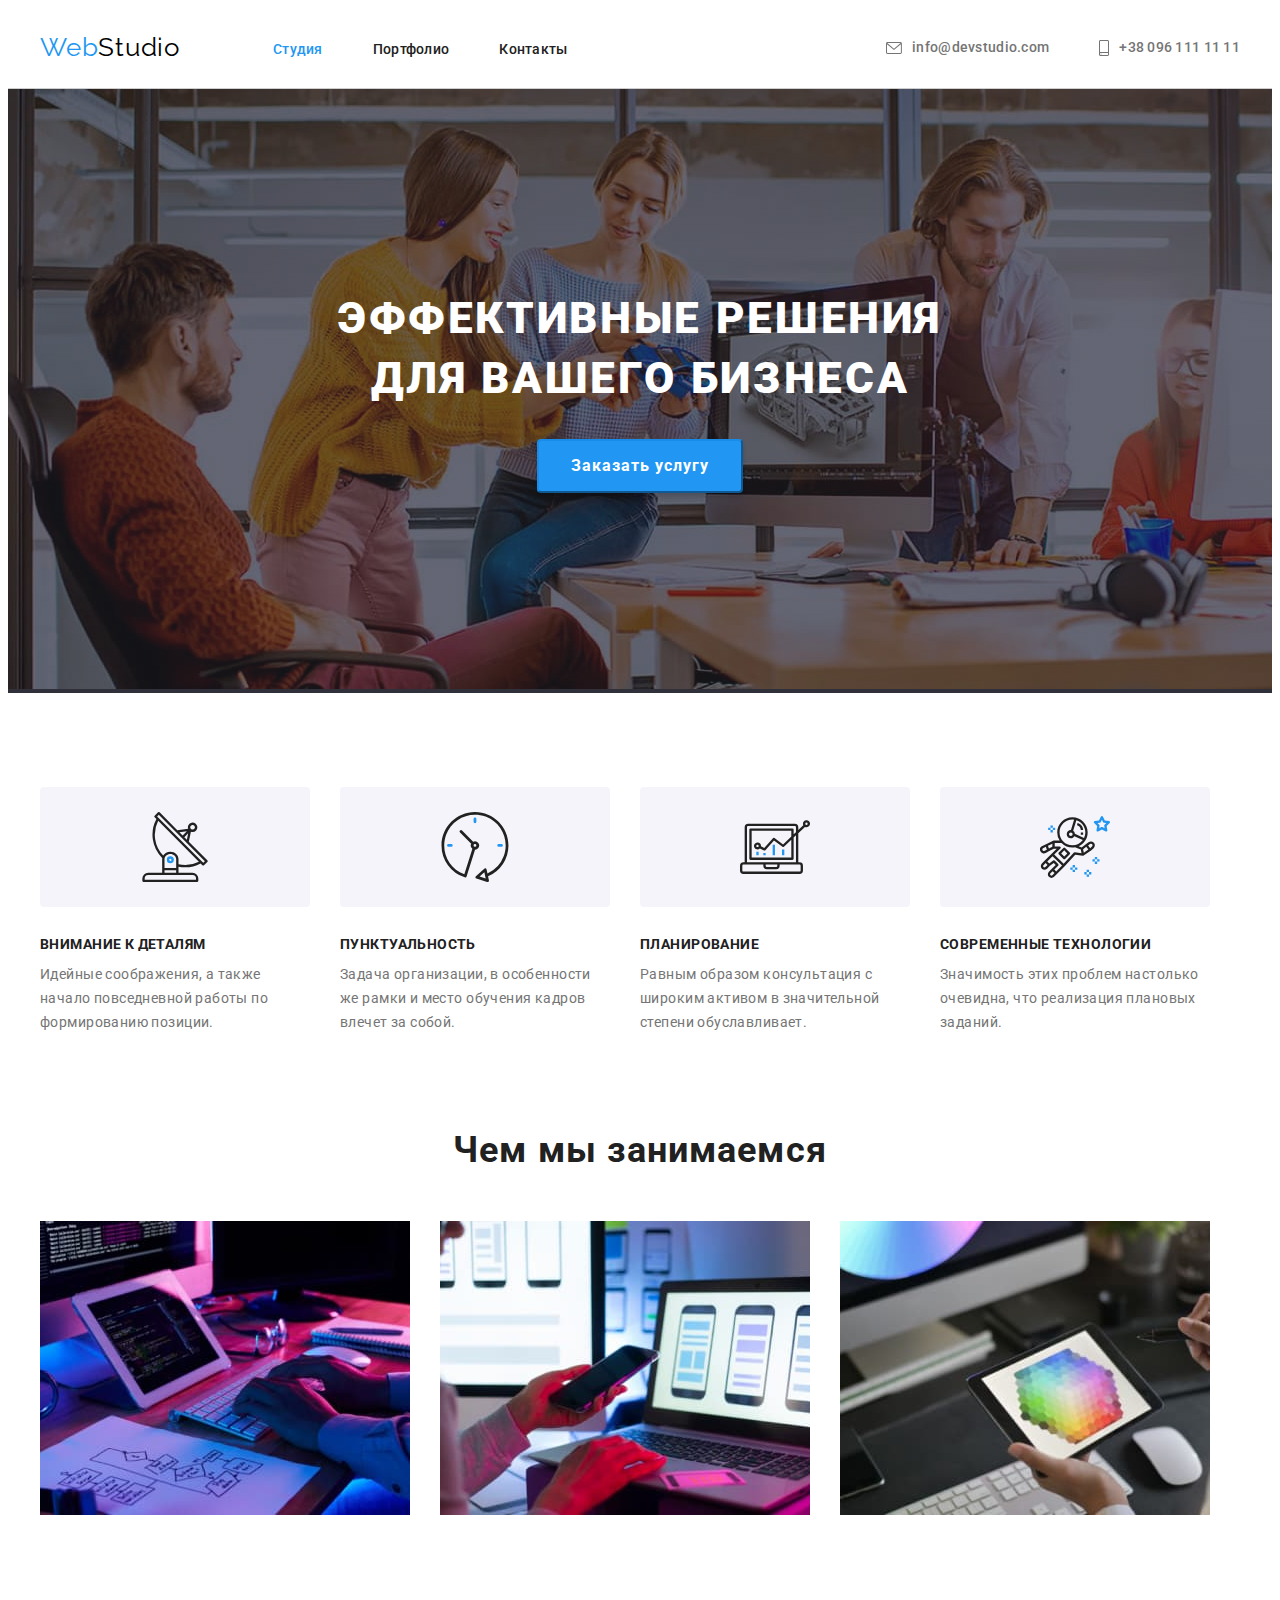
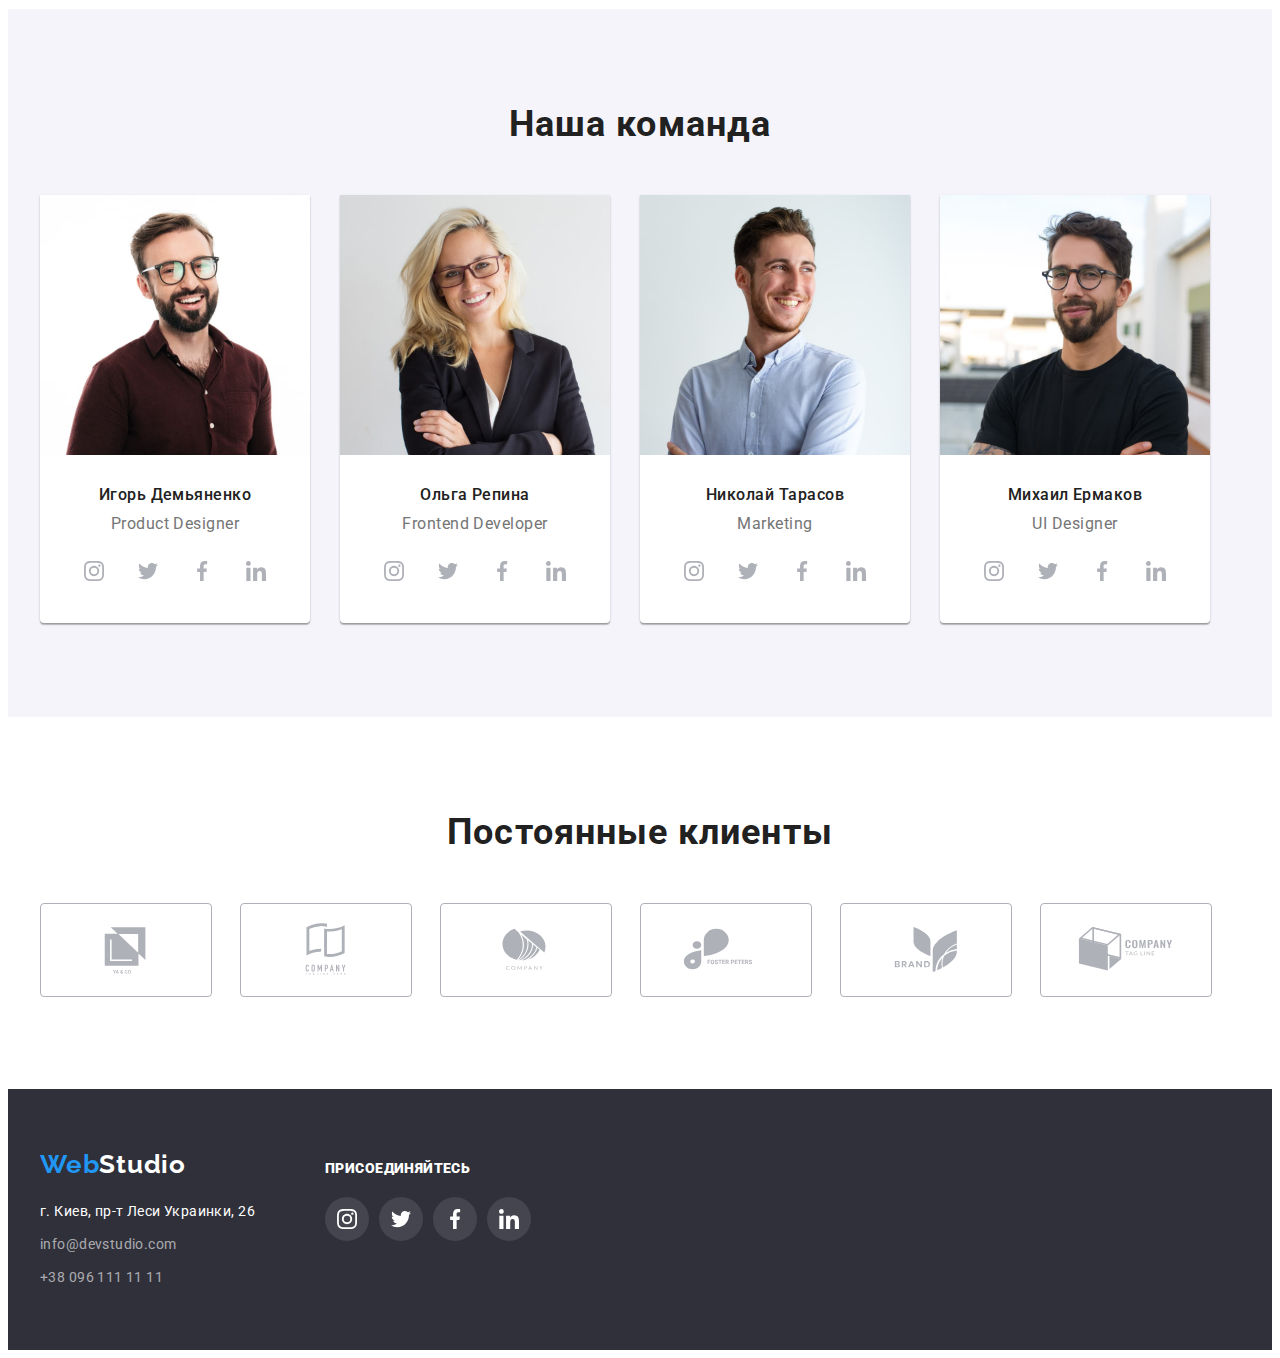
<file: index.html>
<!DOCTYPE html>
<html lang="ru">
	<head>
		<meta charset="UTF-8" />
		<meta http-equiv="X-UA-Compatible" content="IE=edge" />
		<meta name="viewport" content="width=device-width, initial-scale=1.0" />
		<title>Студия WebStudio-эффективные решения для вашего бизнеса</title>
		<link rel="preconnect" href="https://fonts.googleapis.com" />
		<link rel="preconnect" href="https://fonts.gstatic.com" crossorigin />
		<link
			href="https://fonts.googleapis.com/css2?family=Raleway:wght@700&family=Roboto:wght@400;500;700;900&display=swap"
			rel="stylesheet"
		/>
		<link
			rel="stylesheet"
			href="https://cdnjs.cloudflare.com/ajax/libs/modern-normalize/1.1.0/modern-normalize.min.css"
			integrity="sha512-wpPYUAdjBVSE4KJnH1VR1HeZfpl1ub8YT/NKx4PuQ5NmX2tKuGu6U/JRp5y+Y8XG2tV+wKQpNHVUX03MfMFn9Q=="
			crossorigin="anonymous"
			referrerpolicy="no-referrer"
		/>
		<link rel="stylesheet" href="./css/styles.css" />
	</head>
	<body class="body">
		<!-- Шапка -->
		<header class="bottom-line">
			<div class="container nav-container">
				<a class="header-logo" href="">Web<span class="header-logo-1">Studio</span></a>
				<nav>
					<ul class="site-nav list">
						<li class="nav-item">
							<a class="nav-link current" href="./index.html">Студия</a>
						</li>
						<li class="nav-item">
							<a class="nav-link" href="./portfolio.html">Портфолио</a>
						</li>
						<li class="nav-item">
							<a class="nav-link" href="">Контакты</a>
						</li>
					</ul>
				</nav>
				<div class="contacts">
					<a class="nav-contact" href="mailto:info@devstudio.com">
						<svg class="nav-contact-icon" width="16" height="12">
							<use href="./images/icons.svg#icon-mail"></use>
						</svg>
						info@devstudio.com
					</a>
					<a class="nav-contact" href="tel:+380961111111">
						<svg class="nav-contact-icon" width="10" height="16">
							<use href="./images/icons.svg#icon-smartphone"></use>
						</svg>
						+38 096 111 11 11
					</a>
				</div>
			</div>
		</header>
		<!-- Главный контент -->
		<main>
			<!-- Секция Hero -->
			<section class="hero">
				<div class="container">
					<h1 class="hero-title">Эффективные решения <br> для вашего бизнеса</h1>
					<button class="hero-button" type="button">Заказать услугу</button>
				</div>
			</section>
			<!-- Секция Features -->
			<section class="section section-features">
				<div class="container">
					<h2 class="visually-hidden">Наши преимущества</h2>
					<ul class="list features-list">
						<li class="features-item">
							<div class="features-icon">
								<svg width="70" height="70">
									<use href="./images/icons.svg#icon-antenna"></use>
								</svg>
							</div>
							<h3 class="features-title">Внимание к деталям</h3>
							<p class="features-text">
								Идейные соображения, а также начало повседневной работы по формированию позиции.
							</p>
						</li>
						<li class="features-item">
							<div class="features-icon">
								<svg width="70" height="70">
									<use href="./images/icons.svg#icon-clock"></use>
								</svg>
							</div>
							<h3 class="features-title">Пунктуальность</h3>
							<p class="features-text">
								Задача организации, в особенности же рамки и место обучения кадров влечет за собой.
							</p>
						</li>
						<li class="features-item">
							<div class="features-icon">
								<svg width="70" height="70">
									<use href="./images/icons.svg#icon-diagram"></use>
								</svg>
							</div>
							<h3 class="features-title">Планирование</h3>
							<p class="features-text">
								Равным образом консультация с широким активом в значительной степени обуславливает.
							</p>
						</li>
						<li class="features-item">
							<div class="features-icon">
								<svg width="70" height="70">
									<use href="./images/icons.svg#icon-astronaut"></use>
								</svg>
							</div>
							<h3 class="features-title">Современные технологии</h3>
							<p class="features-text">Значимость этих проблем настолько очевидна, что реализация плановых заданий.</p>
						</li>
					</ul>
				</div>
			</section>
			<!-- Секция Чем занимаемся -->
			<section class="section">
				<div class="container">
					<h2 class="work">Чем мы занимаемся</h2>
					<ul class="work-list list">
						<li class="work-item">
							<img src="./images/box1.jpg" width="370" height="294" alt="Десктопные приложения" />
						</li>
						<li class="work-item">
							<img src="./images/box2.jpg" width="370" height="294" alt="Мобильные приложения" />
						</li>
						<li class="work-item">
							<img src="./images/box3.jpg" width="370" height="294" alt="Приложения для планшетов" />
						</li>
					</ul>
				</div>
			</section>
			<!-- Секция Команда -->
			<section class="section team">
				<div class="container">
					<h2 class="team-header">Наша команда</h2>
					<ul class="team-list list">
						<li class="team-member">
							<img src="./images/img1.jpg" width="270" height="260" alt="Игорь Демьяненко" />
							<div class="team-descr">
								<h3 class="team-name">Игорь Демьяненко</h3>
								<p class="team-job">Product Designer</p>
								<ul class="list social-list">
									<li class="social-link">
										<a class="social-net" href="" target="_blank" rel="noreferrer noopener" aria-label="Instagram">
											<svg class="social-icon" width="20" height="20">
												<use href="./images/icons.svg#icon-instagram"></use>
											</svg>
										</a>
									</li>
									<li class="social-link">
										<a class="social-net" href="" target="_blank" rel="noreferrer noopener" aria-label="Twitter">
											<svg class="social-icon" width="20" height="20">
												<use href="./images/icons.svg#icon-twitter"></use>
											</svg>
										</a>
									</li>
									<li class="social-link">
										<a class="social-net" href="" target="_blank" rel="noreferrer noopener" aria-label="Facebook">
											<svg class="social-icon" width="20" height="20">
												<use href="./images/icons.svg#icon-facebook"></use>
											</svg>
										</a>
									</li>
									<li class="social-link">
										<a class="social-net" href="" target="_blank" rel="noreferrer noopener" aria-label="LinkedIn">
											<svg class="social-icon" width="20" height="20">
												<use href="./images/icons.svg#icon-linkedin"></use>
											</svg>
										</a>
									</li>
								</ul>
							</div>
						</li>
						<li class="team-member">
							<img src="./images/img2.jpg" width="270" height="260" alt="Ольга Репина" />
							<div class="team-descr">
								<h3 class="team-name">Ольга Репина</h3>
								<p class="team-job">Frontend Developer</p>
								<ul class="list social-list">
									<li class="social-link">
										<a class="social-net" href="" target="_blank" rel="noreferrer noopener" aria-label="Instagram">
											<svg class="social-icon" width="20" height="20">
												<use href="./images/icons.svg#icon-instagram"></use>
											</svg>
										</a>
									</li>
									<li class="social-link">
										<a class="social-net" href="" target="_blank" rel="noreferrer noopener" aria-label="Twitter">
											<svg class="social-icon" width="20" height="20">
												<use href="./images/icons.svg#icon-twitter"></use>
											</svg>
										</a>
									</li>
									<li class="social-link">
										<a class="social-net" href="" target="_blank" rel="noreferrer noopener" aria-label="Facebook">
											<svg class="social-icon" width="20" height="20">
												<use href="./images/icons.svg#icon-facebook"></use>
											</svg>
										</a>
									</li>
									<li class="social-link">
										<a class="social-net" href="" target="_blank" rel="noreferrer noopener" aria-label="LinkedIn">
											<svg class="social-icon" width="20" height="20">
												<use href="./images/icons.svg#icon-linkedin"></use>
											</svg>
										</a>
									</li>
								</ul>
							</div>
						</li>
						<li class="team-member">
							<img src="./images/img3.jpg" width="270" height="260" alt="Николай Тарасов" />
							<div class="team-descr">
								<h3 class="team-name">Николай Тарасов</h3>
								<p class="team-job">Marketing</p>
								<ul class="list social-list">
									<li class="social-link">
										<a class="social-net" href="" target="_blank" rel="noreferrer noopener" aria-label="Instagram">
											<svg class="social-icon" width="20" height="20">
												<use href="./images/icons.svg#icon-instagram"></use>
											</svg>
										</a>
									</li>
									<li class="social-link">
										<a class="social-net" href="" target="_blank" rel="noreferrer noopener" aria-label="Twitter">
											<svg class="social-icon" width="20" height="20">
												<use href="./images/icons.svg#icon-twitter"></use>
											</svg>
										</a>
									</li>
									<li class="social-link">
										<a class="social-net" href="" target="_blank" rel="noreferrer noopener" aria-label="Facebook">
											<svg class="social-icon" width="20" height="20">
												<use href="./images/icons.svg#icon-facebook"></use>
											</svg>
										</a>
									</li>
									<li class="social-link">
										<a class="social-net" href="" target="_blank" rel="noreferrer noopener" aria-label="LinkedIn">
											<svg class="social-icon" width="20" height="20">
												<use href="./images/icons.svg#icon-linkedin"></use>
											</svg>
										</a>
									</li>
								</ul>
							</div>
						</li>
						<li class="team-member">
							<img src="./images/img4.jpg" width="270" height="260" alt="Михаил Ермаков" />
							<div class="team-descr">
								<h3 class="team-name">Михаил Ермаков</h3>
								<p class="team-job">UI Designer</p>
								<ul class="list social-list">
									<li class="social-link">
										<a class="social-net" href="" target="_blank" rel="noreferrer noopener" aria-label="Instagram">
											<svg class="social-icon" width="20" height="20">
												<use href="./images/icons.svg#icon-instagram"></use>
											</svg>
										</a>
									</li>
									<li class="social-link">
										<a class="social-net" href="" target="_blank" rel="noreferrer noopener" aria-label="Twitter">
											<svg class="social-icon" width="20" height="20">
												<use href="./images/icons.svg#icon-twitter"></use>
											</svg>
										</a>
									</li>
									<li class="social-link">
										<a class="social-net" href="" target="_blank" rel="noreferrer noopener" aria-label="Facebook">
											<svg class="social-icon" width="20" height="20">
												<use href="./images/icons.svg#icon-facebook"></use>
											</svg>
										</a>
									</li>
									<li class="social-link">
										<a class="social-net" href="" target="_blank" rel="noreferrer noopener" aria-label="LinkedIn">
											<svg class="social-icon" width="20" height="20">
												<use href="./images/icons.svg#icon-linkedin"></use>
											</svg>
										</a>
									</li>
								</ul>
							</div>
						</li>
					</ul>
				</div>
			</section>
			<!-- Секция Постоянные клиенты -->
			<section class="section">
				<div class="container">
					<h2 class="clients-title">Постоянные клиенты</h2>
					<ul class="clients-list list">
						<li class="client-item"> 
							<a class="client-link" href=""target="_blank" rel="noreferrer noopener">
								<svg class="client-icon" width="106" height="60">
									<use href="./images/icons.svg#icon-logo-1"></use>
								</svg>
							</a>
						</li>
						<li class="client-item">
							<a class="client-link" href=""target="_blank" rel="noreferrer noopener">
								<svg class="client-icon" width="106" height="60">
									<use href="./images/icons.svg#icon-logo-2"></use>
								</svg>
							</a>
						</li>
						<li class="client-item">
							<a class="client-link" href=""target="_blank" rel="noreferrer noopener">
								<svg class="client-icon" width="106" height="60">
									<use href="./images/icons.svg#icon-logo-3"></use>
								</svg>
							</a>
						</li>
						<li class="client-item">
							<a class="client-link" href=""target="_blank" rel="noreferrer noopener">
								<svg class="client-icon" width="106" height="60">
									<use href="./images/icons.svg#icon-logo-4"></use>
								</svg>
							</a>
						</li>
						<li class="client-item">
							<a class="client-link" href=""target="_blank" rel="noreferrer noopener">
								<svg class="client-icon" width="106" height="60">
									<use href="./images/icons.svg#icon-logo-5"></use>
								</svg>
							</a>
						</li>
						<li class="client-item">
							<a class="client-link" href=""target="_blank" rel="noreferrer noopener">
								<svg class="client-icon" width="106" height="60">
									<use href="./images/icons.svg#icon-logo-6"></use>
								</svg>
							</a>
						</li>
					</ul>
				</div>
			</section>
		</main>
		<!-- Подвал -->
		<footer class="footer">
			<div class="container footer-info">
				<div>
					<a class="footer-logo" href="">Web<span class="footer-logo-1">Studio</span></a>
					<address>
					<ul class="list">
						<li class="address-list">
							<p class="address">г. Киев, пр-т Леси Украинки, 26</p></li>
						<li class="address-list">
							<a class="address-contact" href="mailto:info@devstudio.com">info@devstudio.com</a>
						</li>
						<li>
							<a class="address-contact" href="tel:+380961111111">+38 096 111 11 11</a>
						</li>
					</ul>
				</div>
				<div class="media">
					<h2 class="media-title">
						<strong >Присоединяйтесь</strong>
					</h2>
					<ul class="media-list list">
						<li class="media-item">
							<a class="media-link" href="" target="_blank" rel="noreferrer noopener" aria-label="Instagram">
								<svg class="media-icon" width="20" height="20">
									<use href="./images/icons.svg#icon-footer-instagram"></use>
								</svg>
							</a>
						</li>
						<li class="media-item">
							<a class="media-link" href="" target="_blank" rel="noreferrer noopener" aria-label="Twitter">
								<svg class="media-icon" width="20" height="20">
									<use href="./images/icons.svg#icon-footer-twitter"></use>
								</svg>
							</a>
						</li>
						<li class="media-item">
							<a class="media-link" class="media-link" href="" target="_blank" rel="noreferrer noopener" aria-label="Facebook">
								<svg class="media-icon" width="20" height="20">
									<use href="./images/icons.svg#icon-footer-facebook"></use>
								</svg>
							</a>
						</li>
						<li class="media-item">
							<a class="media-link" class="media-link" href="" target="_blank" rel="noreferrer noopener" aria-label="LinkedIn">
								<svg class="media-icon" width="20" height="20">
									<use href="./images/icons.svg#icon-footer-linkedin"></use>
								</svg>
							</a>
						</li>
					</ul>
				</div>
			</div>
		</footer>
	</body>
</html>
</file>
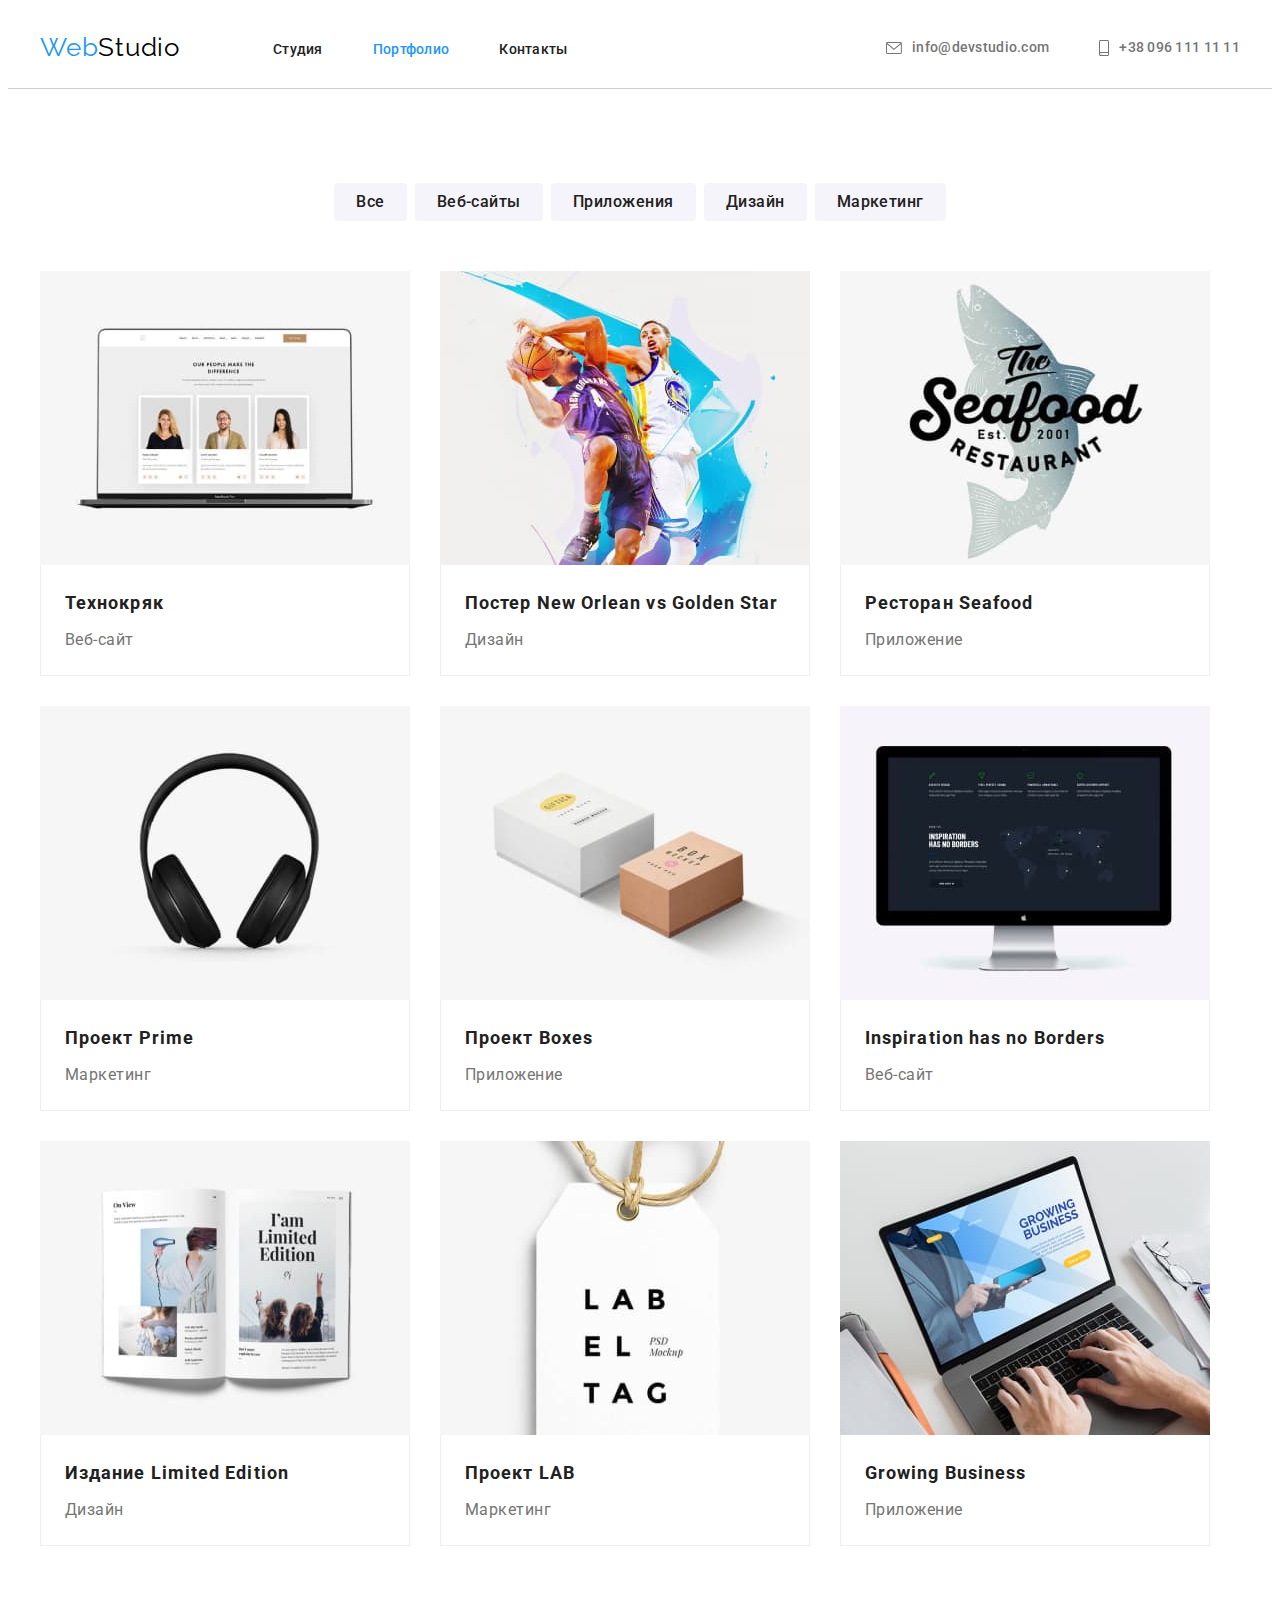
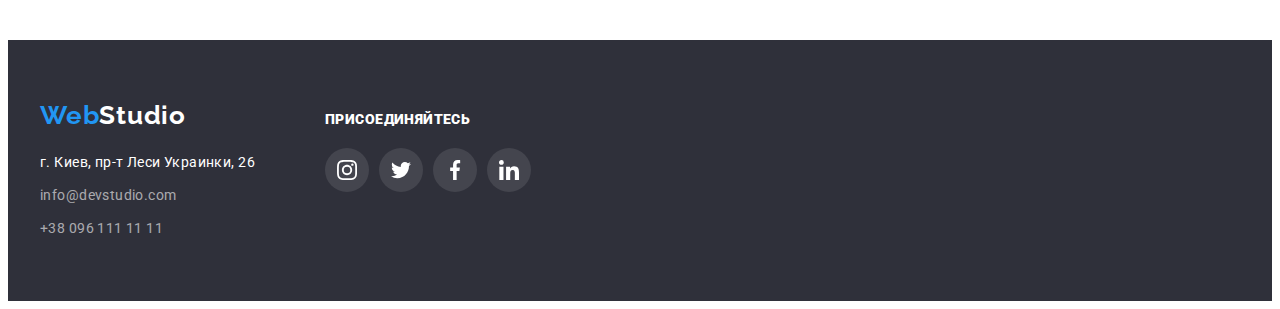
<file: portfolio.html>
<!DOCTYPE html>
<html lang="ru">
	<head>
		<meta charset="UTF-8" />
		<meta http-equiv="X-UA-Compatible" content="IE=edge" />
		<meta name="viewport" content="width=device-width, initial-scale=1.0" />
		<title>Студия WebStudio-портфолио</title>
		<link rel="preconnect" href="https://fonts.googleapis.com" />
		<link rel="preconnect" href="https://fonts.gstatic.com" crossorigin />
		<link
			href="https://fonts.googleapis.com/css2?family=Raleway:wght@700&family=Roboto:wght@400;500;700;900&display=swap"
			rel="stylesheet"
		/>
		<link
			rel="stylesheet"
			href="https://cdnjs.cloudflare.com/ajax/libs/modern-normalize/1.1.0/modern-normalize.min.css"
			integrity="sha512-wpPYUAdjBVSE4KJnH1VR1HeZfpl1ub8YT/NKx4PuQ5NmX2tKuGu6U/JRp5y+Y8XG2tV+wKQpNHVUX03MfMFn9Q=="
			crossorigin="anonymous"
			referrerpolicy="no-referrer"
		/>
		<link rel="stylesheet" href="./css/styles.css" />
	</head>
	<body class="body">
		<!-- Шапка -->
		<header class="bottom-line">
			<div class="container nav-container">
				<a class="header-logo" href="">Web<span class="header-logo-1">Studio</span></a>
				<nav>
					<ul class="site-nav list">
						<li class="nav-item">
							<a class="nav-link" href="./index.html">Студия</a>
						</li>
						<li class="nav-item">
							<a class="nav-link current" href="./portfolio.html">Портфолио</a>
						</li>
						<li class="nav-item">
							<a class="nav-link" href="">Контакты</a>
						</li>
					</ul>
				</nav>
				<div class="contacts">
					<a class="nav-contact" href="mailto:info@devstudio.com">
						<svg class="nav-contact-icon" width="16" height="12">
							<use href="./images/icons.svg#icon-mail"></use>
						</svg>
						info@devstudio.com
					</a>
					<a class="nav-contact" href="tel:+380961111111">
						<svg class="nav-contact-icon" width="10" height="16">
							<use href="./images/icons.svg#icon-smartphone"></use>
						</svg>
						+38 096 111 11 11
					</a>
				</div>
			</div>
		</header>
		<!-- Секция Portfolio -->
		<main>
			<section class="section">
				<div class="container">
					<h1 class="visually-hidden">Портфолио компании</h1>
					<ul class="filter-list list">
						<li class="filter-item"><button class="filter-buttons" type="button">Все</button></li>
						<li class="filter-item"><button class="filter-buttons" type="button">Веб-сайты</button></li>
						<li class="filter-item"><button class="filter-buttons" type="button">Приложения</button></li>
						<li class="filter-item"><button class="filter-buttons" type="button">Дизайн</button></li>
						<li class="filter-item"><button class="filter-buttons" type="button">Маркетинг</button></li>
					</ul>
					<ul class="portfolio-list list">
						<li class="portfolio-item">
							<a class="portfolio-link" href="">
								<img src="./images/portfolio-1.jpg" alt="Интернет-страница" width="370" height="294" />
								<div class="portfolio-border">
									<h2 class="portfolio-title">Технокряк</h2>
									<p class="portfolio-text">Веб-сайт</p>
								</div>
							</a>
						</li>
						<li class="portfolio-item">
							<a class="portfolio-link" href="">
								<img src="./images/portfolio-2.jpg" alt="Игроки НБА" width="370" height="294" />
								<div class="portfolio-border">
									<h2 class="portfolio-title">Постер New Orlean vs Golden Star</h2>
									<p class="portfolio-text">Дизайн</p>
								</div>
							</a>
						</li>
						<li class="portfolio-item">
							<a class="portfolio-link" href="">
								<img src="./images/portfolio-3.jpg" alt="Логотип ресторана" width="370" height="294" />
								<div class="portfolio-border">
									<h2 class="portfolio-title">Ресторан Seafood</h2>
									<p class="portfolio-text">Приложение</p>
								</div>
							</a>
						</li>
						<li class="portfolio-item">
							<a class="portfolio-link" href="">
								<img src="./images/portfolio-4.jpg" alt="Наушники" width="370" height="294" />
								<div class="portfolio-border">
									<h2 class="portfolio-title">Проект Prime</h2>
									<p class="portfolio-text">Маркетинг</p>
								</div>
							</a>
						</li>
						<li class="portfolio-item">
							<a class="portfolio-link" href="">
								<img src="./images/portfolio-5.jpg" alt="Коробки" width="370" height="294" />
								<div class="portfolio-border">
									<h2 class="portfolio-title">Проект Boxes</h2>
									<p class="portfolio-text">Приложение</p>
								</div>
							</a>
						</li>
						<li class="portfolio-item">
							<a class="portfolio-link" href="">
								<img src="./images/portfolio-6.jpg" alt="Монитор" width="370" height="294" />
								<div class="portfolio-border">
									<h2 class="portfolio-title">Inspiration has no Borders</h2>
									<p class="portfolio-text">Веб-сайт</p>
								</div>
							</a>
						</li>
						<li class="portfolio-item">
							<a class="portfolio-link" href="">
								<img src="./images/portfolio-7.jpg" alt="Книга" width="370" height="294" />
								<div class="portfolio-border">
									<h2 class="portfolio-title">Издание Limited Edition</h2>
									<p class="portfolio-text">Дизайн</p>
								</div>
							</a>
						</li>
						<li class="portfolio-item">
							<a class="portfolio-link" href="">
								<img src="./images/portfolio-8.jpg" alt="Этикетка" width="370" height="294" />
								<div class="portfolio-border">
									<h2 class="portfolio-title">Проект LAB</h2>
									<p class="portfolio-text">Маркетинг</p>
								</div>
							</a>
						</li>
						<li class="portfolio-item">
							<a class="portfolio-link" href="">
								<img src="./images/portfolio-9.jpg" alt="Ноутбук" width="370" height="294" />
								<div class="portfolio-border">
									<h2 class="portfolio-title">Growing Business</h2>
									<p class="portfolio-text">Приложение</p>
								</div>
							</a>
						</li>
					</ul>
				</div>
			</section>
		</main>
		<!-- Подвал -->
		<footer class="footer">
			<div class="container footer-info">
				<div>
					<a class="footer-logo" href="">Web<span class="footer-logo-1">Studio</span></a>
					<address>
					<ul class="list">
						<li class="address-list">
							<p class="address">г. Киев, пр-т Леси Украинки, 26</p></li>
						<li class="address-list">
							<a class="address-contact" href="mailto:info@devstudio.com">info@devstudio.com</a>
						</li>
						<li>
							<a class="address-contact" href="tel:+380961111111">+38 096 111 11 11</a>
						</li>
					</ul>
				</div>
				<div class="media">
					<h2 class="media-title">
						<strong >Присоединяйтесь</strong>
					</h2>
					<ul class="media-list list">
						<li class="media-item">
							<a class="media-link" class="media-link" href="" target="_blank" rel="noreferrer noopener" aria-label="Instagram">
								<svg class="media-icon" width="20" height="20">
									<use href="./images/icons.svg#icon-footer-instagram"></use>
								</svg>
							</a>
						</li>
						<li class="media-item">
							<a class="media-link" class="media-link" href="" target="_blank" rel="noreferrer noopener" aria-label="Twitter">
								<svg class="media-icon" width="20" height="20">
									<use href="./images/icons.svg#icon-footer-twitter"></use>
								</svg>
							</a>
						</li>
						<li class="media-item">
							<a class="media-link" class="media-link" href="" target="_blank" rel="noreferrer noopener" aria-label="Facebook">
								<svg class="media-icon" width="20" height="20">
									<use href="./images/icons.svg#icon-footer-facebook"></use>
								</svg>
							</a>
						</li>
						<li class="media-item">
							<a class="media-link" href="" target="_blank" rel="noreferrer noopener" aria-label="LinkedIn">
								<svg class="media-icon" width="20" height="20">
									<use href="./images/icons.svg#icon-footer-linkedin"></use>
								</svg>
							</a>
						</li>
					</ul>
				</div>
			</div>
		</footer>
	</body>
</html>
</file>
<file: css/styles.css>
:root {
	--accent-color: #2196f3;
	--main-text-color: #212121;
	--text-color: #757575;
	--main-background-color: #ffffff;
}

.body {
	font-family: "Roboto", sans-serif;
	color: var(--main-text-color);
	background-color: var(--main-background-color);
}

/* Глобальные свойства */

.list {
	list-style-type: none;
	margin: 0;
	padding: 0;
}

h1,
h2,
h3,
p {
	margin: 0;
}

img {
	display: block;
	max-width: 100%;
	height: auto;
}

.visually-hidden {
	position: absolute;
	white-space: nowrap;
	width: 1px;
	height: 1px;
	overflow: hidden;
	border: 0;
	padding: 0;
	clip: rect(0 0 0 0);
	clip-path: inset(100%);
	margin: -1px;
}

.container {
	width: 1200px;
	padding-right: 15px;
	padding-left: 15px;
	margin-right: auto;
	margin-left: auto;
}

.section {
	padding-top: 94px;
	padding-bottom: 94px;
}

/* HEADER */

/* Логотип в header */

.header-logo {
	font-family: "Raleway";
	font-size: 26px;
	line-height: 1.19;
	letter-spacing: 0.03em;
	color: var(--accent-color);
	text-decoration: none;

	padding-top: 24px;
	padding-bottom: 25px;
	margin-right: 93px;
}
.header-logo-1 {
	color: #000000;
}

/* Навигация */

.nav-container {
	display: flex;
	align-items: center;
}

.site-nav {
	display: flex;
}

.site-nav .nav-item:not(:last-child) {
	margin-right: 50px;
}

.nav-link {
	font-weight: 500;
	font-size: 14px;
	line-height: 1.14;
	letter-spacing: 0.02em;
	color: #212121;
	text-decoration: none;

	padding-top: 32px;
	padding-bottom: 32px;
}

.nav-link:hover,
.nav-link:focus {
	color: var(--accent-color);
}

.site-nav .nav-link.current {
	color: var(--accent-color);
}

/* Header contacts */

.contacts {
	display: flex;
	align-items: center;
	margin-left: auto;
}

.nav-contact {
	font-weight: 500;
	font-size: 14px;
	line-height: 1.14;
	letter-spacing: 0.02em;
	color: var(--text-color);
	text-decoration: none;

	display: flex;
	justify-content: center;
	align-items: center;
	padding-top: 32px;
	padding-bottom: 32px;
}

.nav-contact-icon {
	margin-right: 10px;
	fill: var(--text-color);
}

.nav-contact:hover,
.nav-contact:focus {
	color: var(--accent-color);
}

.nav-contact-icon {
	fill: currentColor;
}

.nav-contact:not(:first-child) {
	margin-left: 50px;
}

.bottom-line {
	border-bottom: 1px solid #cecece;
}

/* Секция Hero */

.hero {
	background-color: #2f303a;
	background-image: linear-gradient(rgba(47, 48, 58, 0.4), rgba(47, 48, 58, 0.4)), url(../images/hero.jpg);
	background-repeat: no-repeat;
	max-width: 1600px;
	max-height: 600px;
	margin-left: auto;
	margin-right: auto;

	text-align: center;

	padding-top: 200px;
	padding-bottom: 200px;
}

.hero-title {
	font-weight: 900;
	font-size: 44px;
	line-height: 1.36;
	letter-spacing: 0.06em;
	text-transform: uppercase;
	color: #ffffff;

	margin-bottom: 30px;
}

.hero-button {
	font-family: inherit;
	font-weight: 700;
	font-size: 16px;
	line-height: 1.88;
	align-items: center;
	text-align: center;
	cursor: pointer;
	letter-spacing: 0.06em;
	color: #ffffff;
	border-color: #188ce8;
	background-color: var(--accent-color);
	box-shadow: 0px 4px 4px rgba(0, 0, 0, 0.15);
	border-radius: 4px;

	padding: 10px 32px;
}

.hero-button:hover,
.hero-button:focus {
	background-color: #188ce8;
}

/* Секция Features */

.section-features {
	padding-bottom: 0;
}

.features-list {
	display: flex;
	flex-wrap: wrap;
}

.features-item {
	width: 270px;
}

.features-item:not(:nth-child(4n)) {
	margin-right: 30px;
}

.features-icon {
	display: flex;
	justify-content: center;
	align-items: center;

	height: 120px;

	background-color: #f5f4fa;
	border-radius: 4px;
	margin-bottom: 30px;
}

.features-title {
	font-weight: 700;
	font-size: 14px;
	line-height: 1.14;
	letter-spacing: 0.03em;
	text-transform: uppercase;
	padding-bottom: 10px;
}

.features-text {
	font-size: 14px;
	line-height: 1.71;
	letter-spacing: 0.03em;
	color: var(--text-color);
}

/* Секция Чем занимаемся */

.work {
	font-weight: 700;
	font-size: 36px;
	line-height: 1.17;
	text-align: center;
	letter-spacing: 0.03em;
	margin-bottom: 50px;
}

.work-list {
	display: flex;
	flex-wrap: wrap;
}

.work-item:not(:nth-child(3n)) {
	margin-right: 30px;
}

/* Секция Команда */

.team {
	background-color: #f5f4fa;
}

.team-header {
	font-weight: 700;
	font-size: 36px;
	line-height: 1.17;
	text-align: center;
	letter-spacing: 0.03em;
	margin-bottom: 50px;
}

.team-list {
	display: flex;
	flex-wrap: wrap;
}

.team-member {
	background-color: var(--main-background-color);
	width: 270px;
	border-radius: 0px 0px 4px 4px;
	box-shadow: 0px 1px 3px rgba(0, 0, 0, 0.12), 0px 1px 1px rgba(0, 0, 0, 0.14), 0px 2px 1px rgba(0, 0, 0, 0.2);
}

.team-member:not(:nth-child(4n)) {
	margin-right: 30px;
}

.team-descr {
	padding-top: 30px;
	padding-bottom: 30px;
}

.team-name {
	font-weight: 500;
	font-size: 16px;
	line-height: 1.19;
	text-align: center;
	letter-spacing: 0.03em;

	margin-bottom: 10px;
}

.team-job {
	font-size: 16px;
	line-height: 1.19;
	text-align: center;
	letter-spacing: 0.03em;
	color: var(--text-color);

	margin-bottom: 16px;
}

.social-list {
	display: flex;
	justify-content: center;
}

.social-link {
	width: 44px;
	height: 44px;
}

.social-link:not(:last-child) {
	margin-right: 10px;
}

.social-net {
	display: flex;

	justify-content: center;
	align-items: center;

	width: 100%;
	height: 100%;

	border-radius: 50%;
}

.social-icon {
	fill: #afb1b8;
}

.social-net:hover,
.social-net:focus {
	background-color: var(--accent-color);
}

.social-net:hover .social-icon,
.social-net:focus .social-icon {
	fill: #ffffff;
}

/* Секция Постоянные клиенты */

.clients-title {
	font-weight: 700;
	font-size: 36px;
	line-height: 1.17;
	text-align: center;
	letter-spacing: 0.03em;

	margin-bottom: 50px;
}

.clients-list {
	display: flex;
	flex-wrap: wrap;
	gap: 30px;
}

.client-item {
	width: 170px;
	height: 92px;
}

.client-link {
	display: flex;
	justify-content: center;
	align-items: center;
	width: 100%;
	height: 100%;

	border: 1px solid #afb1b8;
	border-radius: 4px;
}

.client-icon {
	fill: #afb1b8;
}

.client-link:hover,
.client-link:focus {
	border: 1px solid var(--accent-color);
}

.client-link:hover .client-icon,
.client-link:focus .client-icon {
	fill: var(--accent-color);
}

/* Подвал */

.footer {
	background-color: #2f303a;

	padding-top: 60px;
	padding-bottom: 60px;
}

.footer-info {
	display: flex;
	gap: 70px;
}

.footer-logo {
	font-family: "Raleway";
	font-weight: 700;
	font-size: 26px;
	line-height: 1.19;
	letter-spacing: 0.03em;
	color: var(--accent-color);
	text-decoration: none;

	display: inline-block;
	margin-bottom: 20px;
}

.footer-logo-1 {
	color: #ffffff;
}

.address {
	font-style: normal;
	font-weight: 400;
	font-size: 14px;
	line-height: 1.71;
	letter-spacing: 0.03em;
	color: #ffffff;
}

.address-contact {
	font-style: normal;
	font-weight: 400;
	font-size: 14px;
	line-height: 1.71;
	letter-spacing: 0.03em;
	color: rgba(255, 255, 255, 0.6);
	text-decoration: none;
}

.address-list {
	margin-bottom: 9px;
}

.address-contact:hover,
.address-contact:focus {
	color: var(--accent-color);
}

.media {
	padding-top: 12px;
}

.media-title {
	font-weight: 700;
	font-size: 14px;
	line-height: 1.14;
	letter-spacing: 0.03em;
	text-transform: uppercase;

	color: #ffffff;

	margin-bottom: 20px;
}

.media-list {
	display: flex;
	gap: 10px;
}

.media-item {
	width: 44px;
	height: 44px;
}

.media-link {
	display: flex;
	justify-content: center;
	align-items: center;

	width: 100%;
	height: 100%;
	border-radius: 50%;

	background-color: rgba(255, 255, 255, 0.1);
}

.media-icon {
	fill: #ffffff;
}

.media-link:hover,
.media-link:focus {
	background-color: var(--accent-color);
}

/* СТРАНИЦА ПОРТФОЛИО */

/* Кнопки селектора */
.filter-list {
	display: flex;
	justify-content: center;
	margin-bottom: 50px;
}

.filter-item:not(:last-child) {
	margin-right: 8px;
}

.filter-buttons {
	font-family: inherit;
	font-weight: 500;
	font-size: 16px;
	line-height: 1.62;
	text-align: center;
	letter-spacing: 0.03em;
	border-radius: 4px;
	cursor: pointer;
	color: #212121;
	background-color: #f5f4fa;
	border: none;

	padding: 6px 22px;
}

.filter-buttons:hover,
.filter-buttons:focus {
	color: #ffffff;
	background-color: var(--accent-color);
	box-shadow: 0px 3px 1px rgba(0, 0, 0, 0.1), 0px 1px 2px rgba(0, 0, 0, 0.08), 0px 2px 2px rgba(0, 0, 0, 0.12);
	border-radius: 4px;
	border-color: var(--accent-color);
}

/* Галерея Portfolio */

.portfolio-list {
	display: flex;
	flex-wrap: wrap;
}

.portfolio-item {
	width: 370px;
	margin-right: 30px;
	margin-bottom: 30px;
}

.portfolio-link {
	display: block;
	text-decoration: none;
}

.portfolio-item:nth-child(3n) {
	margin-right: 0px;
}

.portfolio-item:nth-last-child(-n + 3) {
	margin-bottom: 0px;
}

.portfolio-title {
	font-weight: 700;
	font-size: 18px;
	line-height: 2;
	letter-spacing: 0.06em;
	margin-bottom: 4px;
	color: var(--main-text-color);
}

.portfolio-text {
	font-size: 16px;
	line-height: 1.88;
	letter-spacing: 0.03em;
	color: var(--text-color);
}

.portfolio-border {
	padding: 20px 24px;
	border: 1px solid #eeeeee;
	border-top: none;
}

.portfolio-link:hover,
.portfolio-link:focus {
	box-shadow: 0px 1px 1px rgba(0, 0, 0, 0.12), 0px 4px 4px rgba(0, 0, 0, 0.06), 1px 4px 6px rgba(0, 0, 0, 0.16);
}
</file>
